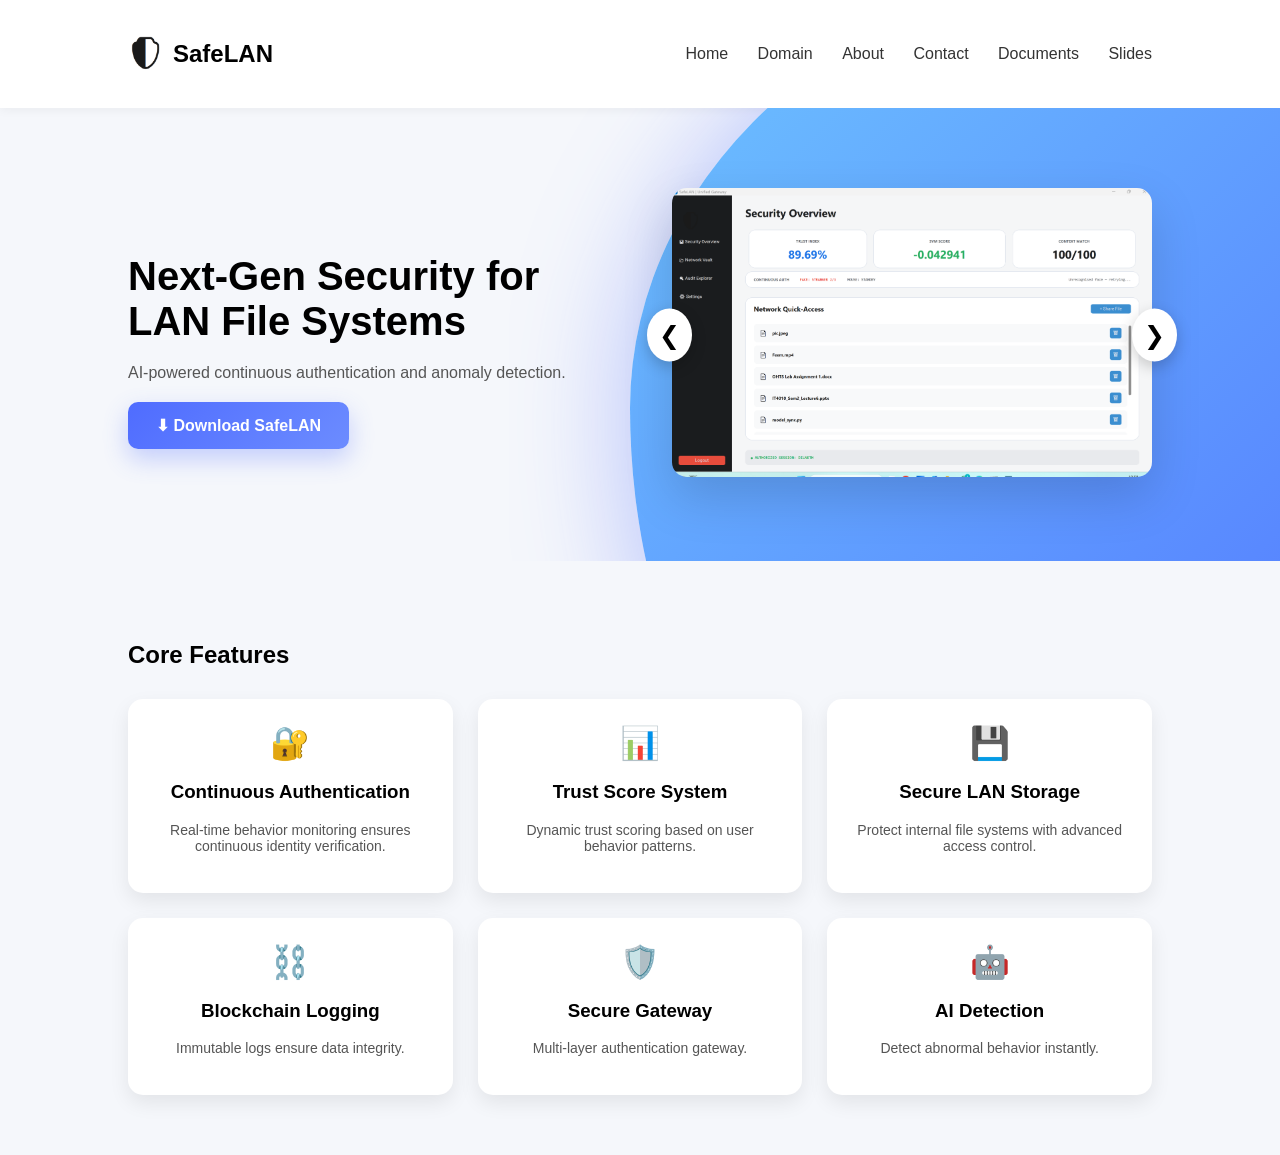
<file: index.html>
<!DOCTYPE html>
<html lang="en">
<head>
<meta charset="UTF-8">
<title>SafeLAN</title>
<link rel="stylesheet" href="css/style.css">
</head>

<body>

<!-- NAVBAR -->
<nav class="navbar">
<div class="logo-box">
<img src="assets/logo.png" class="logo-img">
<h2>SafeLAN</h2>
</div>

<div class="nav-links">
<a href="index.html">Home</a>
<a href="domain.html">Domain</a>
<a href="about.html">About</a>
<a href="contact.html">Contact</a>
<a href="documents.html">Documents</a>
<a href="slides.html">Slides</a>
</div>
</nav>

<!-- HERO SECTION -->
<section class="hero">

<!-- 🔵 BACKGROUND SHAPE -->
<div class="hero-bg"></div>

<div class="hero-text">
<h1>Next-Gen Security for LAN File Systems</h1>
<p>AI-powered continuous authentication and anomaly detection.</p>

<a href="https://github.com/Geshi00/SafeLAN_RP-25-26J-067.git" target="_blank" class="btn-download">
⬇ Download SafeLAN
</a>
</div>

<!-- IMAGE SLIDER -->
<div class="hero-image">
<img id="slider" src="assets/dashboard1.png" class="fade-img">

<span class="arrow left" onclick="prevImage()">❮</span>
<span class="arrow right" onclick="nextImage()">❯</span>
</div>

</section>

<!-- FEATURES -->
<section class="features">

<h2>Core Features</h2>

<div class="feature-grid">

<div class="feature-box">
<div class="icon">🔐</div>
<h3>Continuous Authentication</h3>
<p>Real-time behavior monitoring ensures continuous identity verification.</p>
</div>

<div class="feature-box">
<div class="icon">📊</div>
<h3>Trust Score System</h3>
<p>Dynamic trust scoring based on user behavior patterns.</p>
</div>

<div class="feature-box">
<div class="icon">💾</div>
<h3>Secure LAN Storage</h3>
<p>Protect internal file systems with advanced access control.</p>
</div>

<div class="feature-box">
<div class="icon">⛓️</div>
<h3>Blockchain Logging</h3>
<p>Immutable logs ensure data integrity.</p>
</div>

<div class="feature-box">
<div class="icon">🛡️</div>
<h3>Secure Gateway</h3>
<p>Multi-layer authentication gateway.</p>
</div>

<div class="feature-box">
<div class="icon">🤖</div>
<h3>AI Detection</h3>
<p>Detect abnormal behavior instantly.</p>
</div>

</div>

</section>

<script src="js/script.js"></script>

</body>
</html>
</file>
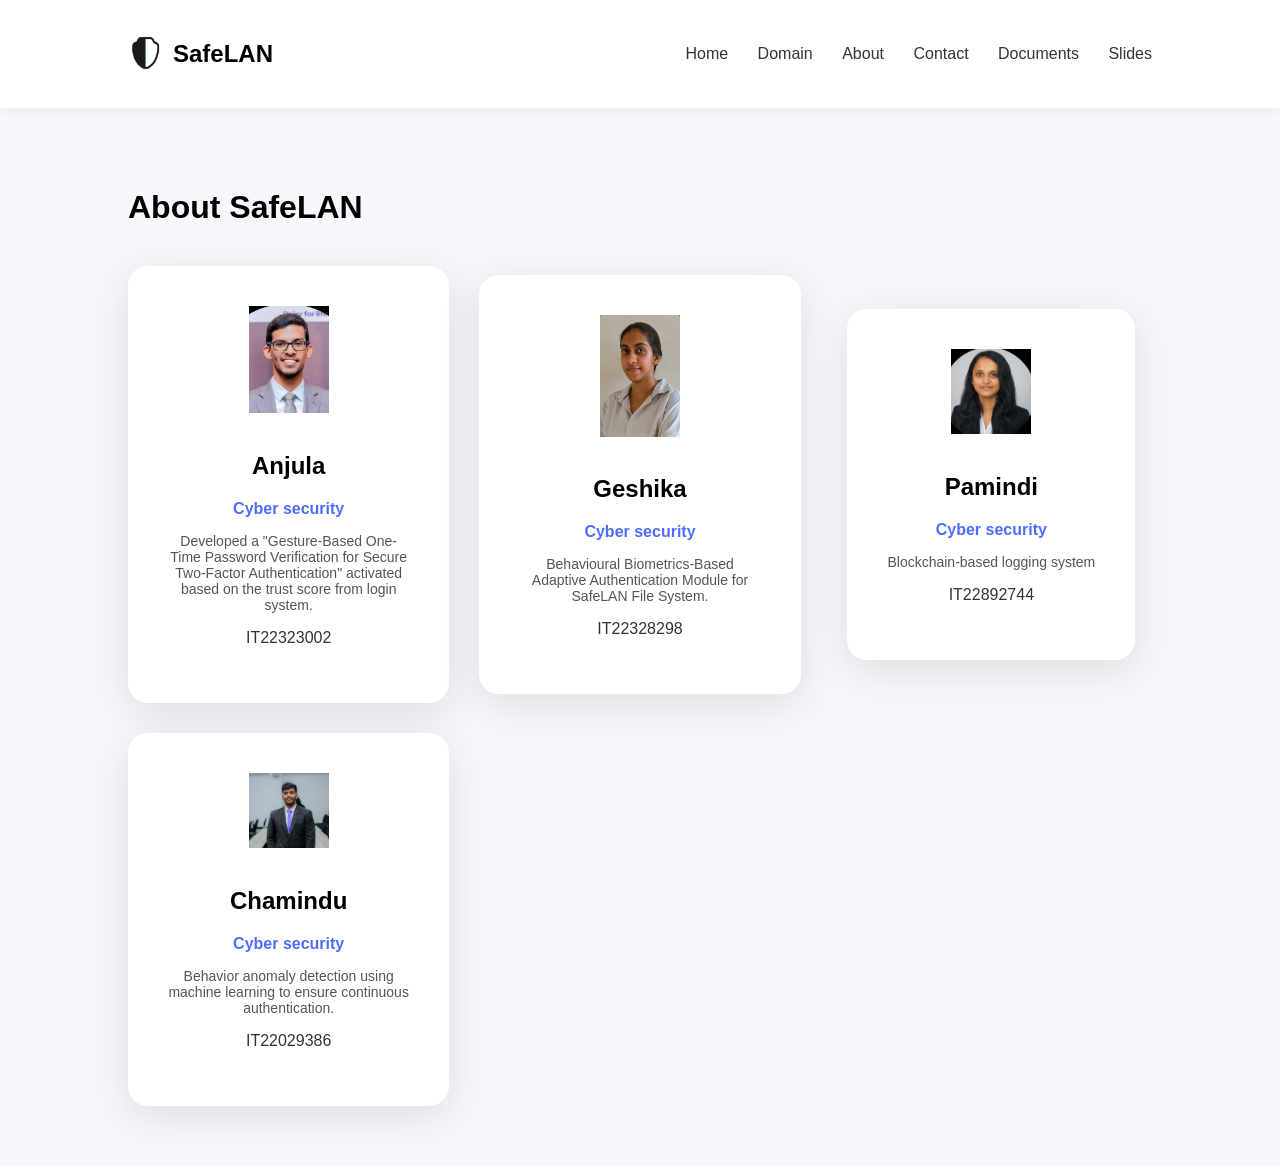
<file: about.html>
<!DOCTYPE html>
<html>
<head>
<title>About</title>
<link rel="stylesheet" href="css/style.css">
</head>

<body>

<!-- NAVBAR -->
<nav class="navbar">
<div class="logo-box">
<img src="assets/logo.png" class="logo-img">
<h2>SafeLAN</h2>
</div>

<div class="nav-links">
<a href="index.html">Home</a>
<a href="domain.html">Domain</a>
<a href="about.html">About</a>
<a href="contact.html">Contact</a>
<a href="documents.html">Documents</a>
<a href="slides.html">Slides</a>
</div>
</nav>

<!-- CONTENT -->
<div class="container fade-in">

<h1>About SafeLAN</h1>

<!-- GRID WRAPPER -->
<div class="team-grid">

<!-- CARD 1 -->
<div class="profile-card">
<img src="assets/anjula.jpeg" class="profile-img">
<h2>Anjula</h2>
<p class="role">Cyber security</p>
<p class="desc">
Developed a "Gesture-Based One-Time Password Verification for Secure Two-Factor Authentication" activated based on the trust score from login system.
</p>
<p class="email">IT22323002</p>
</div>

<!-- CARD 2 -->
<div class="profile-card">
<img src="assets/geshika.jpeg" class="profile-img">
<h2>Geshika</h2>
<p class="role">Cyber security</p>
<p class="desc">
Behavioural Biometrics-Based Adaptive Authentication Module for SafeLAN File System.
</p>
<p class="email">IT22328298</p>
</div>

<!-- CARD 3 -->
<div class="profile-card">
<img src="assets/pamindi.jpeg" class="profile-img">
<h2>Pamindi</h2>
<p class="role">Cyber security</p>
<p class="desc">
Blockchain-based logging system
</p>
<p class="email">IT22892744</p>
</div>

<!-- CARD 4 -->
<div class="profile-card">
<img src="assets/chami.jpeg" class="profile-img">
<h2>Chamindu</h2>
<p class="role">Cyber security</p>
<p class="desc">
Behavior anomaly detection using machine learning to ensure continuous authentication.
</p>
<p class="email">IT22029386</p>
</div>

</div> <!-- END GRID -->

</div> <!-- END CONTAINER -->

<script src="js/script.js"></script>

</body>
</html>
</file>
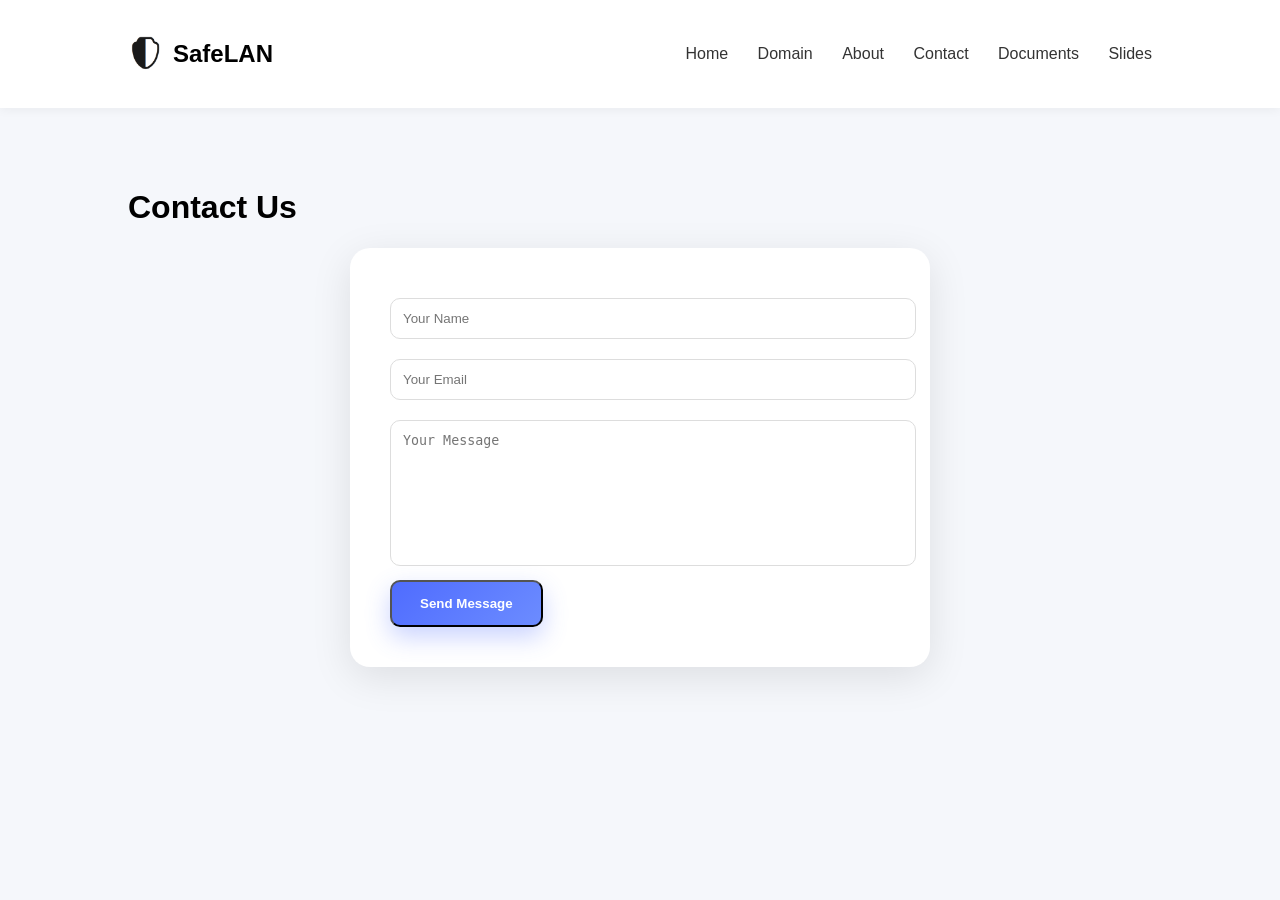
<file: contact.html>
<!DOCTYPE html>
<html>
<head>
<title>Contact</title>
<link rel="stylesheet" href="css/style.css">
</head>

<body>

<nav class="navbar">

<div class="logo-box">
<img src="assets/logo.png" class="logo-img">
<h2>SafeLAN</h2>
</div>

<div class="nav-links">
<a href="index.html">Home</a>
<a href="domain.html">Domain</a>
<a href="about.html">About</a>
<a href="contact.html">Contact</a>
<a href="documents.html">Documents</a>
<a href="slides.html">Slides</a>
</div>

</nav>

<div class="container fade-in">

<h1>Contact Us</h1>

<div class="contact-box">

<form>

<input type="text" placeholder="Your Name" required>
<input type="email" placeholder="Your Email" required>
<textarea placeholder="Your Message" required></textarea>

<button class="btn-download">Send Message</button>

</form>

</div>

</div>

<script src="js/script.js"></script>
</body>
</html>
</file>
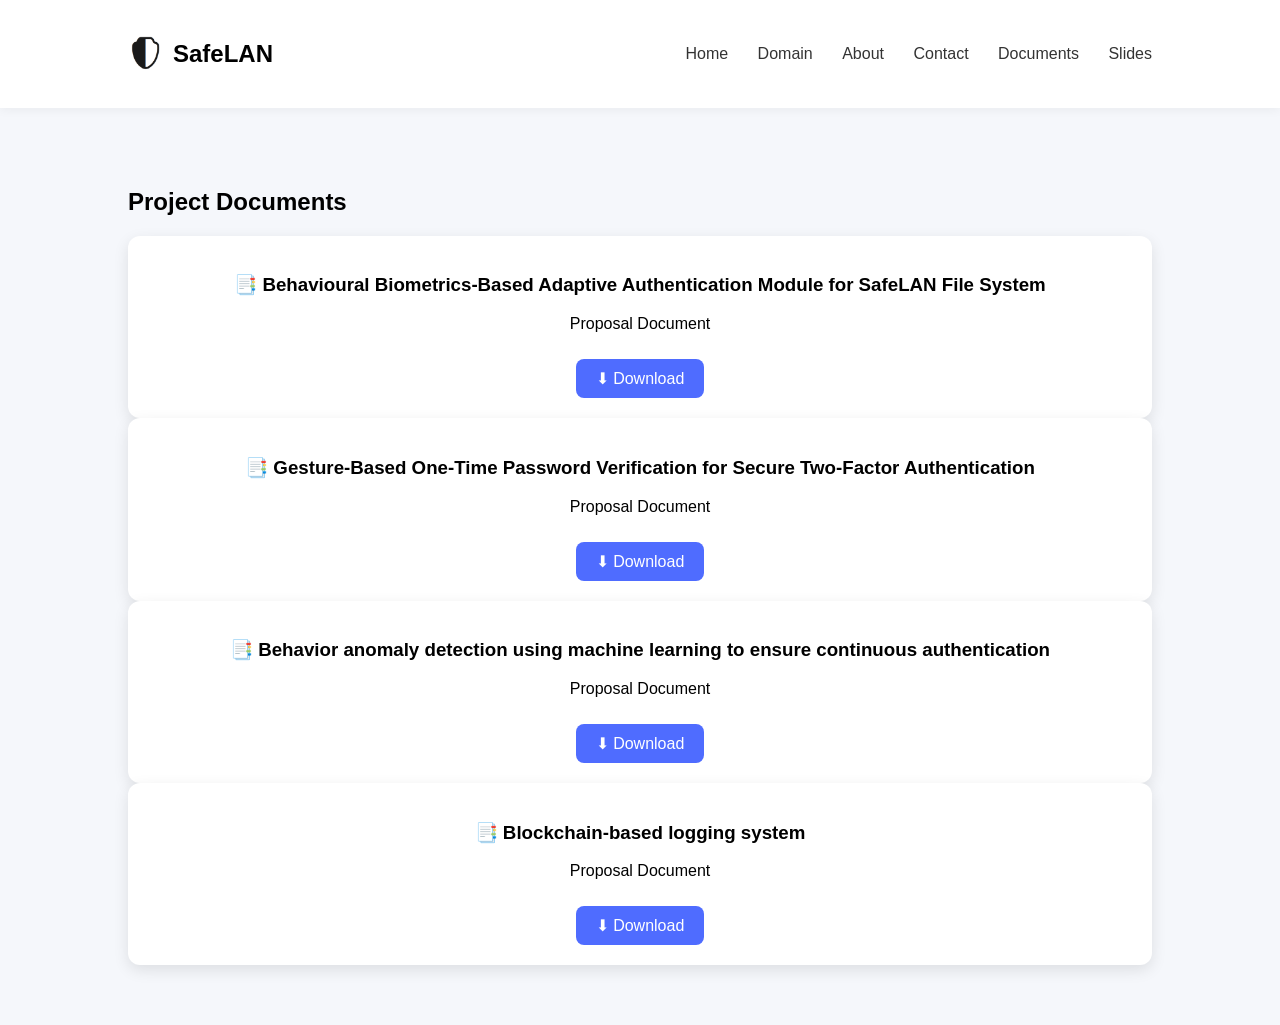
<file: documents.html>
<!DOCTYPE html>
<html>
<head>
<title>Documents</title>
<link rel="stylesheet" href="css/style.css">

<style>
.doc-card{
padding:20px;
background:#fff;
border-radius:12px;
box-shadow:0 5px 15px rgba(0,0,0,0.1);
text-align:center;
transition:0.3s;
}

.doc-card:hover{
transform:translateY(-5px);
}

.download-btn{
display:inline-block;
margin-top:10px;
padding:10px 20px;
background:#4f6cff;
color:white;
border-radius:8px;
text-decoration:none;
font-weight:500;
}

.download-btn:hover{
background:#2f4cff;
}
</style>

</head>

<body>

<nav class="navbar">
<div class="logo-box">
<img src="assets/logo.png" class="logo-img">
<h2>SafeLAN</h2>
</div>

<div class="nav-links">
<a href="index.html">Home</a>
<a href="domain.html">Domain</a>
<a href="about.html">About</a>
<a href="contact.html">Contact</a>
<a href="documents.html">Documents</a>
<a href="slides.html">Slides</a>
</div>
</nav>

<div class="container">
<h2>Project Documents</h2>

<div class="grid">

<!-- Proposal -->
<div class="doc-card">
<h3>📑 Behavioural Biometrics-Based Adaptive Authentication Module for SafeLAN File System</h3>
<p>Proposal Document</p>
<a href="documents/IT22328298_RP.pdf" download class="download-btn">
⬇ Download
</a>
</div>

<!-- Final Report -->
<div class="doc-card">
<h3>📑 Gesture-Based One-Time Password Verification for Secure Two-Factor Authentication</h3>
<p>Proposal Document</p>
<a href="documents/IT22323002_RP.pdf" download class="download-btn">
⬇ Download
</a>
</div>

<!-- Research Paper -->
<div class="doc-card">
<h3>📑 Behavior anomaly detection using machine learning to ensure continuous authentication </h3>
<p>Proposal Document</p>
<a href="documents/IT22029386_RP.pdf" download class="download-btn">
⬇ Download
</a>
</div>

<!-- Research Paper -->
<div class="doc-card">
<h3>📑 Blockchain-based logging system</h3>
<p>Proposal Document</p>
<a href="documents/IT22892744_RP.pdf" download class="download-btn">
⬇ Download
</a>
</div>

</div>

</div>

</body>
</html>
</file>
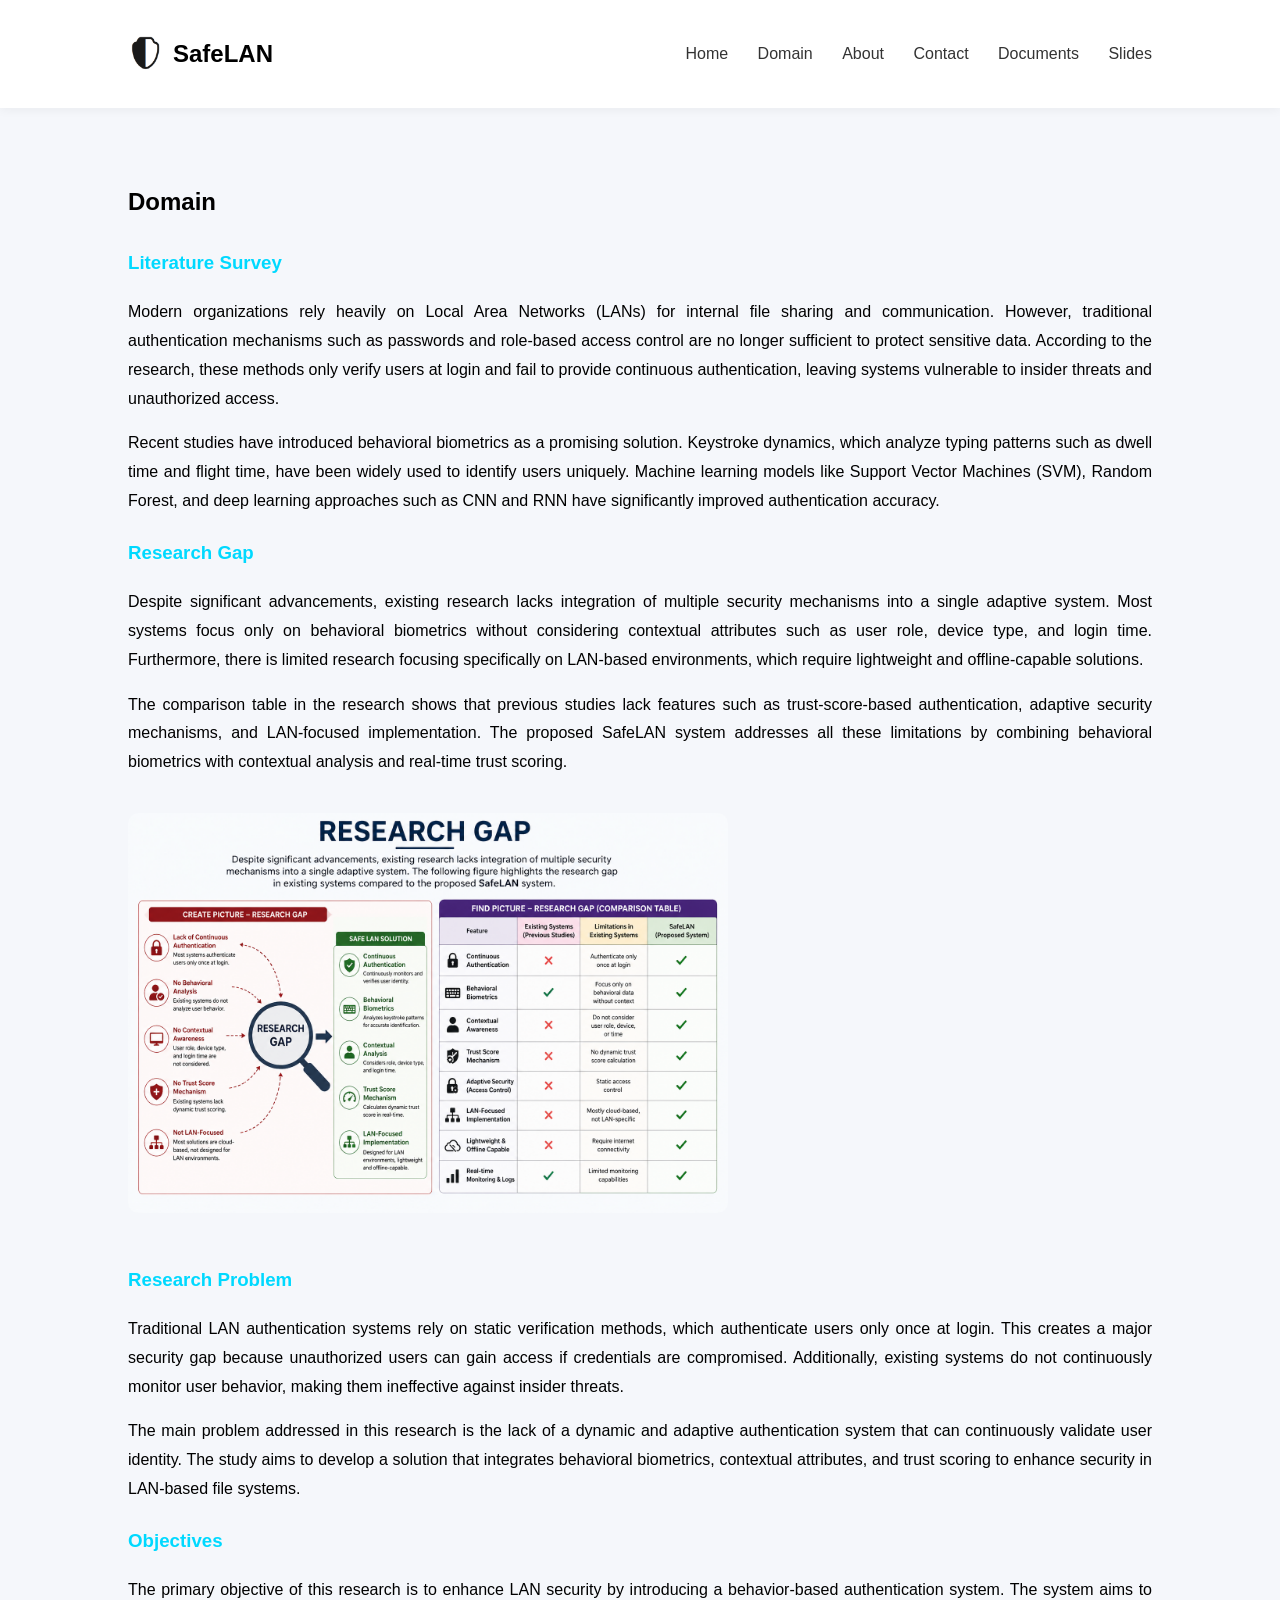
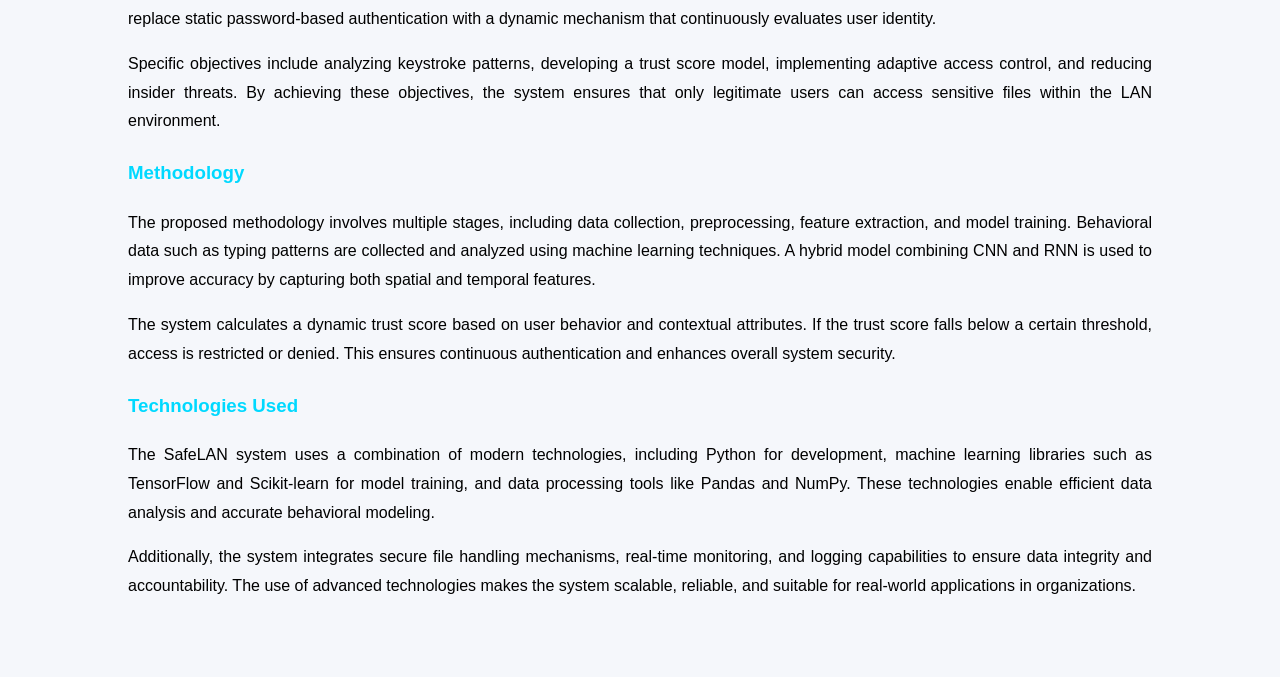
<file: domain.html>
<!DOCTYPE html>
<html>
<head>
<title>Domain</title>
<link rel="stylesheet" href="css/style.css">

<style>
.domain-section{
margin-top:30px;
line-height:1.8;
}

.domain-section h3{
color:#00d9ff;
margin-top:20px;
}

.domain-section p{
margin-top:10px;
text-align:justify;
}

.domain-img{
width:100%;
max-width:600px;
margin:20px 0;
border-radius:10px;
}
</style>

</head>

<body>

<nav class="navbar">
<div class="logo-box">
<img src="assets/logo.png" class="logo-img">
<h2>SafeLAN</h2>
</div>



<div class="nav-links">
<a href="index.html">Home</a>
<a href="domain.html">Domain</a>
<a href="about.html">About</a>
<a href="contact.html">Contact</a>
<a href="documents.html">Documents</a>
<a href="slides.html">Slides</a>
</div>

</nav>

<div class="container">

<h2>Domain</h2>

<div class="domain-section">

<h3>Literature Survey</h3>
<p>
Modern organizations rely heavily on Local Area Networks (LANs) for internal file sharing and communication. However, traditional authentication mechanisms such as passwords and role-based access control are no longer sufficient to protect sensitive data. According to the research, these methods only verify users at login and fail to provide continuous authentication, leaving systems vulnerable to insider threats and unauthorized access. 
</p>

<p>
Recent studies have introduced behavioral biometrics as a promising solution. Keystroke dynamics, which analyze typing patterns such as dwell time and flight time, have been widely used to identify users uniquely. Machine learning models like Support Vector Machines (SVM), Random Forest, and deep learning approaches such as CNN and RNN have significantly improved authentication accuracy.
</p>



<h3>Research Gap</h3>
<p>
Despite significant advancements, existing research lacks integration of multiple security mechanisms into a single adaptive system. Most systems focus only on behavioral biometrics without considering contextual attributes such as user role, device type, and login time. Furthermore, there is limited research focusing specifically on LAN-based environments, which require lightweight and offline-capable solutions.
</p>

<p>
The comparison table in the research shows that previous studies lack features such as trust-score-based authentication, adaptive security mechanisms, and LAN-focused implementation. The proposed SafeLAN system addresses all these limitations by combining behavioral biometrics with contextual analysis and real-time trust scoring.
</p>

<img src="assets/research-gap.png" class="domain-img">

<h3>Research Problem</h3>
<p>
Traditional LAN authentication systems rely on static verification methods, which authenticate users only once at login. This creates a major security gap because unauthorized users can gain access if credentials are compromised. Additionally, existing systems do not continuously monitor user behavior, making them ineffective against insider threats.
</p>

<p>
The main problem addressed in this research is the lack of a dynamic and adaptive authentication system that can continuously validate user identity. The study aims to develop a solution that integrates behavioral biometrics, contextual attributes, and trust scoring to enhance security in LAN-based file systems.
</p>

<h3>Objectives</h3>
<p>
The primary objective of this research is to enhance LAN security by introducing a behavior-based authentication system. The system aims to replace static password-based authentication with a dynamic mechanism that continuously evaluates user identity.
</p>

<p>
Specific objectives include analyzing keystroke patterns, developing a trust score model, implementing adaptive access control, and reducing insider threats. By achieving these objectives, the system ensures that only legitimate users can access sensitive files within the LAN environment.
</p>

<h3>Methodology</h3>
<p>
The proposed methodology involves multiple stages, including data collection, preprocessing, feature extraction, and model training. Behavioral data such as typing patterns are collected and analyzed using machine learning techniques. A hybrid model combining CNN and RNN is used to improve accuracy by capturing both spatial and temporal features.
</p>

<p>
The system calculates a dynamic trust score based on user behavior and contextual attributes. If the trust score falls below a certain threshold, access is restricted or denied. This ensures continuous authentication and enhances overall system security.
</p>



<h3>Technologies Used</h3>
<p>
The SafeLAN system uses a combination of modern technologies, including Python for development, machine learning libraries such as TensorFlow and Scikit-learn for model training, and data processing tools like Pandas and NumPy. These technologies enable efficient data analysis and accurate behavioral modeling.
</p>

<p>
Additionally, the system integrates secure file handling mechanisms, real-time monitoring, and logging capabilities to ensure data integrity and accountability. The use of advanced technologies makes the system scalable, reliable, and suitable for real-world applications in organizations.
</p>

</div>

</div>

</body>
</html>
</file>
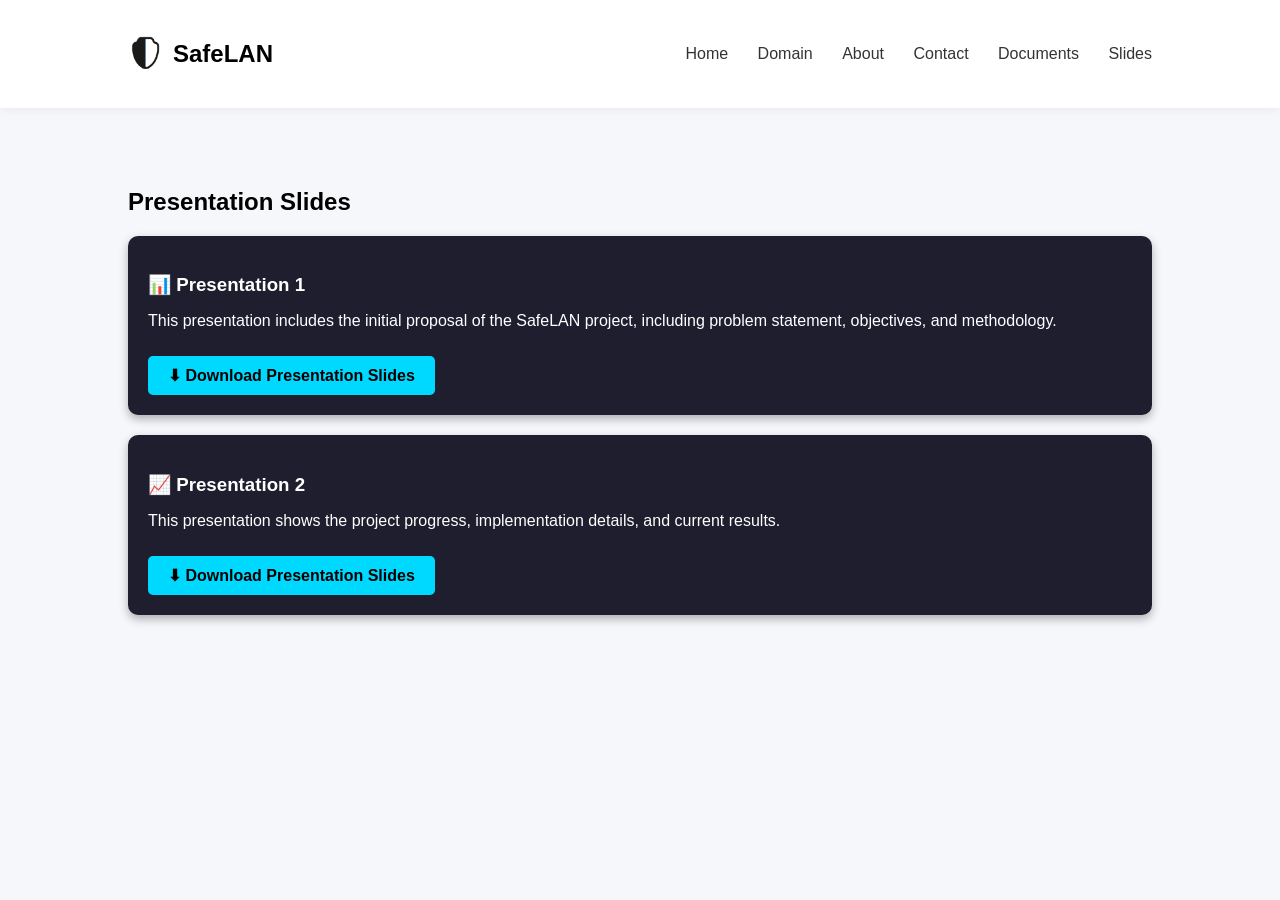
<file: slides.html>
<!DOCTYPE html>
<html>
<head>
<title>Slides</title>
<link rel="stylesheet" href="css/style.css">

<style>
.slide-card{
background:#1e1e2f;
color:white;
padding:20px;
margin:20px 0;
border-radius:10px;
box-shadow:0 4px 10px rgba(0,0,0,0.3);
}

.slide-card h3{
margin-bottom:10px;
}

.download-btn{
display:inline-block;
margin-top:10px;
padding:10px 20px;
background:#00d9ff;
color:black;
text-decoration:none;
border-radius:5px;
font-weight:bold;
}

.download-btn:hover{
background:#00bcd4;
}
</style>

</head>

<body>

<!-- NAVBAR -->
<nav class="navbar">
<div class="logo-box">
<img src="assets/logo.png" class="logo-img">
<h2>SafeLAN</h2>
</div>

<div class="nav-links">
<a href="index.html">Home</a>
<a href="domain.html">Domain</a>
<a href="about.html">About</a>
<a href="contact.html">Contact</a>
<a href="documents.html">Documents</a>
<a href="slides.html">Slides</a>
</div>
</nav>

<div class="container">

<h2>Presentation Slides</h2>

<!-- Proposal Slides -->
<div class="slide-card">
<h3>📊 Presentation 1</h3>
<p>This presentation includes the initial proposal of the SafeLAN project, including problem statement, objectives, and methodology.</p>

<a href="slides/proposal1.pptx" download class="download-btn">
⬇ Download Presentation Slides
</a>
</div>

<!-- Progress Slides -->
<div class="slide-card">
<h3>📈 Presentation 2</h3>
<p>This presentation shows the project progress, implementation details, and current results.</p>

<a href="slides/proposal2.pptx" download class="download-btn">
⬇ Download Presentation Slides
</a>
</div>

</div>

</body>
</html>
</file>
<file: css/style.css>
body{
margin:0;
font-family:Arial;
background:#f5f7fb;
}

/* NAVBAR */
.navbar{
display:flex;
justify-content:space-between;
align-items:center;
padding:20px 10%;
background:white;
box-shadow:0 2px 10px rgba(0,0,0,0.05);
}

.logo-box{
display:flex;
align-items:center;
gap:10px;
}

.logo-img{
width:35px;
transition:0.3s;
}

.logo-img:hover{
transform:rotate(10deg) scale(1.1);
}

/* NAV LINKS */
.nav-links a{
margin-left:25px;
text-decoration:none;
color:#333;
font-weight:500;
position:relative;
}

.nav-links a::after{
content:"";
position:absolute;
width:0%;
height:2px;
background:#4f6cff;
left:0;
bottom:-5px;
transition:0.3s;
}

.nav-links a:hover::after{
width:100%;
}

/* HERO */
.hero{
position:relative;
display:flex;
justify-content:space-between;
align-items:center;
padding:80px 10%;
overflow:hidden;
}

/* 🔵 ANIMATED SHAPE */
.hero-bg{
position:absolute;
top:-150px;
right:-250px;
width:900px;
height:900px;
background:linear-gradient(135deg,#6ec6ff,#4f6cff);
border-radius:60% 40% 70% 30% / 50% 60% 40% 50%;
box-shadow:0 0 120px rgba(79,108,255,0.4);
z-index:0;
animation:blobMove 8s infinite ease-in-out;
}

@keyframes blobMove{
0%{
border-radius:60% 40% 70% 30% / 50% 60% 40% 50%;
transform:translate(0,0);
}
50%{
border-radius:40% 60% 50% 50% / 60% 40% 60% 40%;
transform:translate(-20px,20px);
}
100%{
border-radius:60% 40% 70% 30% / 50% 60% 40% 50%;
transform:translate(0,0);
}
}

/* HERO TEXT */
.hero-text{
position:relative;
z-index:1;
max-width:500px;
animation:fadeUp 1s ease;
}

.hero-text h1{
font-size:40px;
margin-bottom:20px;
}

.hero-text p{
color:#555;
margin-bottom:20px;
}

/* BUTTON */
.btn-download{
display:inline-block;
padding:14px 28px;
background:linear-gradient(135deg,#4f6cff,#6c8cff);
color:white;
font-weight:600;
border-radius:10px;
text-decoration:none;
box-shadow:0 10px 25px rgba(79,108,255,0.3);
transition:0.3s;
}

.btn-download:hover{
transform:translateY(-5px) scale(1.05);
box-shadow:0 15px 40px rgba(79,108,255,0.6);
}

/* SLIDER */
.hero-image{
position:relative;
z-index:1;
animation:fadeUp 1.2s ease;
}

.fade-img{
width:480px;
border-radius:15px;
box-shadow:0 20px 50px rgba(0,0,0,0.15);
transition:0.4s;
}

.fade-img:hover{
transform:scale(1.05);
}

/* ARROWS */
.arrow{
position:absolute;
top:50%;
transform:translateY(-50%);
font-size:25px;
background:white;
padding:12px;
cursor:pointer;
border-radius:50%;
box-shadow:0 5px 15px rgba(0,0,0,0.2);
transition:0.3s;
}

.arrow:hover{
background:#4f6cff;
color:white;
transform:translateY(-50%) scale(1.1);
}

.left{ left:-25px; }
.right{ right:-25px; }

/* FEATURES */
.features{
padding:60px 10%;
}

.feature-grid{
display:grid;
grid-template-columns:repeat(auto-fit,minmax(250px,1fr));
gap:25px;
margin-top:30px;
}

.feature-box{
background:white;
padding:25px;
border-radius:15px;
box-shadow:0 8px 20px rgba(0,0,0,0.08);
transition:0.3s;
text-align:center;
position:relative;
overflow:hidden;
}

.feature-box:hover{
transform:translateY(-10px);
box-shadow:0 20px 50px rgba(0,0,0,0.15);
}

.feature-box::before{
content:"";
position:absolute;
width:100%;
height:4px;
background:linear-gradient(90deg,#4f6cff,#6ec6ff);
top:0;
left:-100%;
transition:0.4s;
}

.feature-box:hover::before{
left:0;
}

.icon{
font-size:32px;
margin-bottom:10px;
}

.feature-box p{
color:#555;
font-size:14px;
}

/* ========================= */
/* NEW: ABOUT + CONTACT UI   */
/* ========================= */

.container{
padding:60px 10%;
}

/* PROFILE CARD */
.profile-card{
background:white;
padding:40px;
border-radius:20px;
box-shadow:0 10px 40px rgba(0,0,0,0.1);
text-align:center;
max-width:500px;
margin:auto;
transition:0.3s;
animation:fadeUp 1s ease;
}

.profile-card:hover{
transform:translateY(-10px);
}

.profile-img{
width:80px;
margin-bottom:15px;
}

.role{
color:#4f6cff;
font-weight:600;
margin-bottom:10px;
}

.desc{
color:#555;
font-size:14px;
margin:15px 0;
}

.email{
color:#333;
font-weight:500;
}

/* CONTACT FORM */
.contact-box{
background:white;
padding:40px;
border-radius:20px;
box-shadow:0 10px 40px rgba(0,0,0,0.1);
max-width:500px;
margin:auto;
animation:fadeUp 1s ease;
}

.contact-box input,
.contact-box textarea{
width:100%;
padding:12px;
margin:10px 0;
border-radius:10px;
border:1px solid #ddd;
outline:none;
transition:0.3s;
}

.contact-box input:focus,
.contact-box textarea:focus{
border-color:#4f6cff;
box-shadow:0 0 10px rgba(79,108,255,0.2);
}

.contact-box textarea{
height:120px;
resize:none;
}

/* ANIMATION */
@keyframes fadeUp{
from{
opacity:0;
transform:translateY(30px);
}
to{
opacity:1;
transform:translateY(0);
}
}

.team-grid {
    display: grid;
    grid-template-columns: repeat(auto-fit, minmax(300px, 1fr));
    gap: 30px;
    margin-top: 40px;
}
</file>
